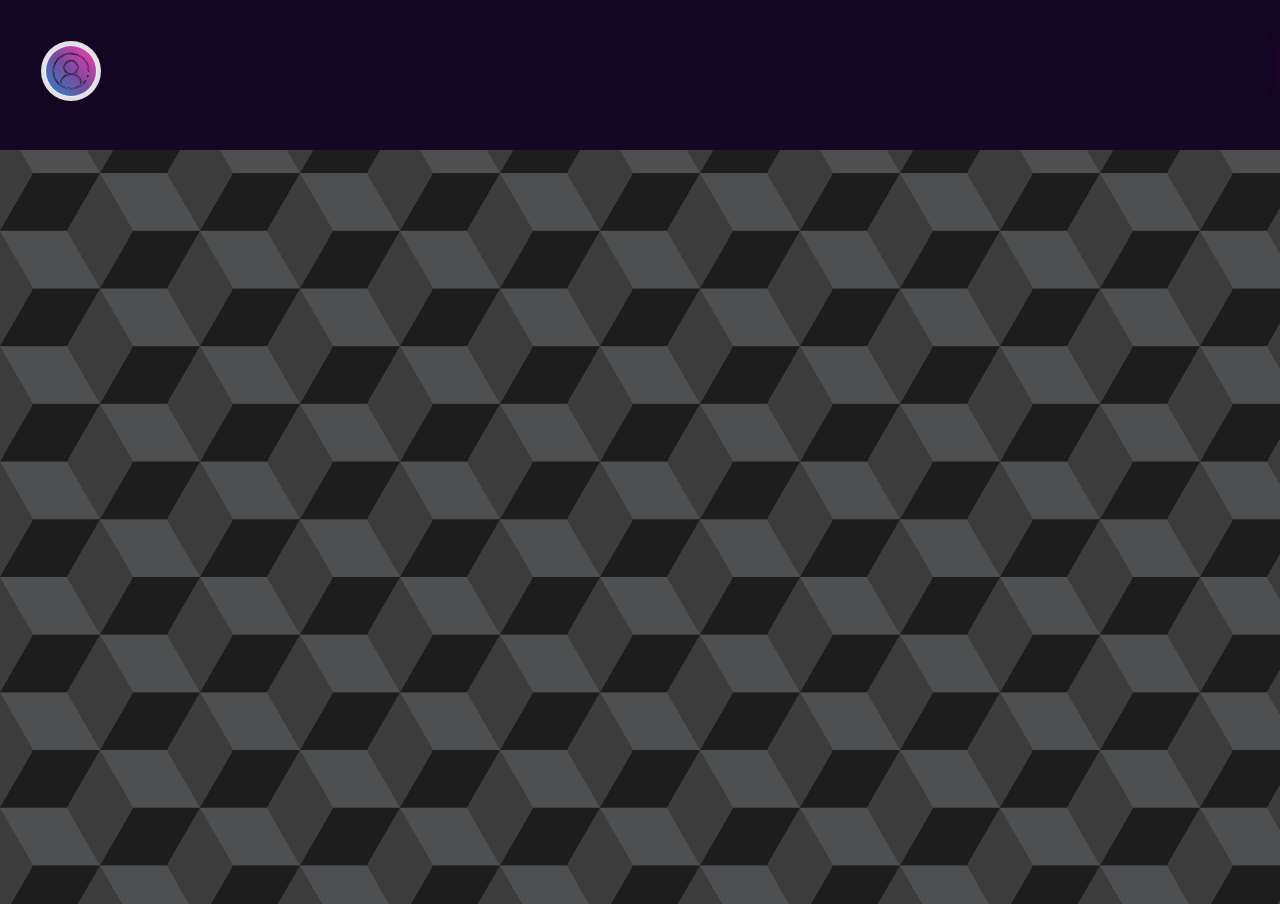
<file: index.html>
<!DOCTYPE html>
<html lang="en">
        
<head>
    <meta charset="UTF-8">
    <meta name="viewport" content="width=device-width, initial-scale=1.0">
    <title>Document</title>
    <link rel="stylesheet" href="Style/style.css">
    <title>MRKalhor web</title>
</head>
<body>
   
<div class="container">

    
    <header>
       
        <row>
          <div class="grid"></div>

          <!-- /* ------------login icon------------------------ */ -->

          <a href="login.html">
          
          <div class="tooltip-container">
            <span class="tooltip">Login</span>
            <span class="text">
              <div class="borde-back">
                <div class="icon">
                  <svg version="1.0"  xmlns="http://www.w3.org/2000/svg"
           width="300.000000pt" height="300.000000pt" viewBox="0 0 300.000000 300.000000"
           preserveAspectRatio="xMidYMid meet">
          <metadata>
          Created by potrace 1.10, written by Peter Selinger 2001-2011
          </metadata>
          <g transform="translate(0.000000,300.000000) scale(0.100000,-0.100000)"
          fill="#000000" stroke="none">
          <path d="M1280 2570 c-41 -9 -93 -22 -115 -30 -22 -8 -42 -15 -45 -15 -3 -1
          -16 -6 -30 -12 -14 -6 -42 -18 -63 -27 -105 -43 -316 -214 -397 -321 -71 -94
          -156 -258 -181 -352 -5 -18 -14 -50 -19 -70 -31 -118 -31 -363 0 -488 6 -22
          13 -49 15 -59 9 -40 28 -92 38 -103 5 -7 7 -13 3 -13 -9 0 72 -150 110 -203
          134 -187 312 -327 513 -403 36 -14 73 -27 81 -29 129 -34 174 -40 310 -40 115
          0 181 6 255 25 22 6 47 12 55 14 32 8 148 55 191 76 148 76 307 216 395 350
          l28 42 -23 19 c-33 27 -42 24 -81 -29 -19 -26 -60 -73 -90 -105 -30 -32 -57
          -63 -59 -69 -6 -17 52 25 84 62 16 19 38 42 48 52 9 10 17 22 17 28 0 13 49
          44 57 36 22 -21 -141 -207 -237 -271 -25 -16 -47 -33 -50 -36 -21 -28 -202
          -112 -275 -130 -28 -6 -60 -15 -72 -20 -73 -27 -316 -35 -428 -14 -209 41
          -404 142 -554 288 -150 147 -246 308 -297 502 -24 92 -25 94 -30 195 -3 52 -7
          103 -9 113 -5 26 22 177 46 262 31 106 110 260 183 356 207 273 562 436 901
          414 143 -9 177 -16 295 -55 187 -63 370 -194 494 -355 26 -33 50 -65 55 -71
          47 -60 136 -269 148 -349 2 -16 8 -46 13 -65 8 -30 13 -121 11 -171 -1 -23
          -31 -19 -36 5 -2 12 -9 66 -15 121 -38 327 -246 636 -525 778 -141 72 -188 88
          -314 112 -146 27 -350 16 -488 -26 -303 -92 -569 -343 -669 -631 -87 -248 -81
          -536 16 -753 45 -103 98 -200 127 -234 74 -87 126 -139 145 -144 16 -5 11 5
          -23 41 -58 60 -107 123 -152 194 -39 62 -87 161 -87 181 0 7 -4 17 -9 22 -7 9
          -23 62 -37 130 -8 37 -20 210 -19 260 2 40 8 88 20 145 12 57 33 126 51 169
          13 29 24 57 24 62 0 5 16 35 36 66 126 202 255 322 447 414 145 69 259 94 432
          94 223 0 373 -45 572 -172 98 -62 233 -204 288 -300 8 -15 27 -48 41 -73 35
          -61 80 -184 89 -245 5 -27 10 -57 12 -65 1 -8 6 -51 9 -95 7 -85 16 -105 45
          -105 32 0 52 43 45 97 -4 27 -8 68 -11 93 -2 25 -8 65 -15 90 -6 25 -13 55
          -16 68 -12 57 -80 209 -122 275 -165 258 -416 432 -712 497 -109 24 -331 24
          -440 0z"/>
          <path d="M1428 2155 c-2 -3 -13 -6 -24 -8 -100 -18 -210 -94 -272 -187 -121
          -181 -99 -411 53 -563 30 -30 64 -57 75 -60 11 -3 20 -4 20 -3 0 2 -28 32 -63
          67 -35 35 -79 93 -98 129 -33 63 -34 68 -34 180 0 103 3 121 26 170 37 79 124
          170 201 208 171 86 361 51 495 -91 60 -63 86 -111 106 -193 33 -138 -13 -295
          -115 -390 -62 -59 -83 -84 -69 -84 18 0 120 99 147 143 111 174 87 398 -59
          551 -44 46 -151 110 -202 121 -37 8 -181 16 -187 10z"/>
          <path d="M1375 2077 c-22 -8 -53 -21 -70 -29 -48 -26 -124 -109 -153 -168 -24
          -49 -27 -66 -27 -165 0 -98 3 -116 26 -165 52 -108 144 -183 260 -209 177 -41
          362 47 438 208 23 50 26 68 26 166 0 106 -1 112 -33 170 -50 92 -96 136 -187
          179 -51 25 -221 32 -280 13z m205 -11 c96 -22 205 -108 245 -193 48 -101 48
          -231 -1 -324 -29 -56 -66 -98 -119 -133 -73 -48 -133 -65 -218 -63 -129 4
          -255 84 -314 201 -45 89 -45 226 0 316 72 147 248 231 407 196z"/>
          <path d="M1238 1309 c-54 -14 -161 -82 -212 -133 -117 -116 -173 -235 -182
          -386 -4 -77 7 -53 26 55 31 171 156 334 323 420 40 21 74 40 76 41 10 9 -6 10
          -31 3z"/>
          <path d="M1720 1312 c0 -5 19 -17 43 -28 120 -53 231 -150 294 -259 48 -83 69
          -146 79 -235 7 -61 8 -63 15 -30 5 19 6 42 4 50 -2 8 -6 26 -9 40 -9 50 -19
          83 -42 131 -13 27 -24 51 -24 55 0 26 -133 166 -203 213 -66 45 -157 81 -157
          63z"/>
          <path d="M1315 1270 c-112 -29 -227 -102 -291 -185 -82 -108 -117 -207 -118
          -339 -1 -88 -1 -88 32 -116 35 -29 46 -35 137 -76 138 -61 362 -103 482 -89
          21 2 62 7 91 10 123 14 380 113 428 166 24 26 25 132 2 223 -51 205 -207 362
          -408 409 -91 21 -267 20 -355 -3z m359 -19 c28 -7 81 -28 120 -49 179 -94 287
          -280 278 -477 l-3 -71 -77 -43 c-79 -44 -217 -94 -307 -113 -66 -13 -266 -17
          -324 -6 -25 5 -55 10 -66 12 -115 21 -336 118 -368 160 -11 15 -1 162 14 211
          7 22 13 42 13 45 5 34 71 134 124 188 116 117 237 161 432 157 63 -2 137 -8
          164 -14z"/>
          <path d="M2492 1243 c-32 -27 -38 -67 -13 -92 28 -28 38 -27 60 9 23 39 22 69
          -5 87 -19 12 -24 11 -42 -4z m38 -47 c0 -9 -9 -14 -20 -13 -11 1 -20 7 -20 14
          0 7 9 13 20 13 11 0 20 -6 20 -14z"/>
          </g>
          </svg>
                </div>
              </div>
            </span>
          </div>
       
        </a>
          <!-- /* ------------search bar------------------------ */ -->

  <div id="poda">
  <div class="glow"></div>
  <div class="darkBorderBg"></div>
  <div class="darkBorderBg"></div>
  <div class="darkBorderBg"></div>

  <div class="white"></div>

  <div class="border"></div>

  <div id="main">
    <input placeholder="Search..." type="text" name="text" class="input" />
    <div id="input-mask"></div>
    <div id="pink-mask"></div>
    <div class="filterBorder"></div>
    <div id="filter-icon">
      <svg
      
        preserveAspectRatio="none"
        height="27"
        width="27"
        viewBox="4.8 4.56 14.832 15.408"
        fill="none"
      >
        <path
          d="M8.16 6.65002H15.83C16.47 6.65002 16.99 7.17002 16.99 7.81002V9.09002C16.99 9.56002 16.7 10.14 16.41 10.43L13.91 12.64C13.56 12.93 13.33 13.51 13.33 13.98V16.48C13.33 16.83 13.1 17.29 12.81 17.47L12 17.98C11.24 18.45 10.2 17.92 10.2 16.99V13.91C10.2 13.5 9.97 12.98 9.73 12.69L7.52 10.36C7.23 10.08 7 9.55002 7 9.20002V7.87002C7 7.17002 7.52 6.65002 8.16 6.65002Z"
          stroke="#d6d6e6"
          stroke-width="1"
          stroke-miterlimit="10"
          stroke-linecap="round"
          stroke-linejoin="round"
        ></path>
      </svg>
    </div>
    <div id="search-icon">
      <svg
        xmlns="http://www.w3.org/2000/svg"
        width="24"
        viewBox="0 0 24 24"
        stroke-width="2"
        stroke-linejoin="round"
        stroke-linecap="round"
        height="24"
        fill="none"
        class="feather feather-search"
      >
        <circle stroke="url(#search)" r="8" cy="11" cx="11"></circle>
        <line
          stroke="url(#searchl)"
          y2="16.65"
          y1="22"
          x2="16.65"
          x1="22"
        ></line>
        <defs>
          <linearGradient gradientTransform="rotate(50)" id="search">
            <stop stop-color="#f8e7f8" offset="0%"></stop>
            <stop stop-color="#b6a9b7" offset="50%"></stop>
          </linearGradient>
          <linearGradient id="searchl">
            <stop stop-color="#b6a9b7" offset="0%"></stop>
            <stop stop-color="#837484" offset="50%"></stop>
          </linearGradient>
        </defs>
      </svg>
    </div>
  </div>
  </div>
        </row>


       
    </header>
    <section class="section"></section>
<!-- 
    <div class="Lefter">
        <table>
            <tr><button type="button" class="td">Main Menu</button></tr>
            <tr><button type="button" class="td">Click Me!</button></tr>
            <tr><button type="button" class="td">Click Me!</button></tr>
            <tr><button type="button" class="td">Click Me!</button></tr>
            <tr><button type="button" class="td">Click Me!</button></tr>
            <tr><button type="button" class="td">About Us</button></tr>
        </table>
    </div> -->
    
    
</div>

</body>
</html>
<style>
  row {
    padding: 10px;
    margin: 35px;
    display: flex;
    flex-direction: row; /* ایجاد چینش افقی */
  }
  </style>
</file>
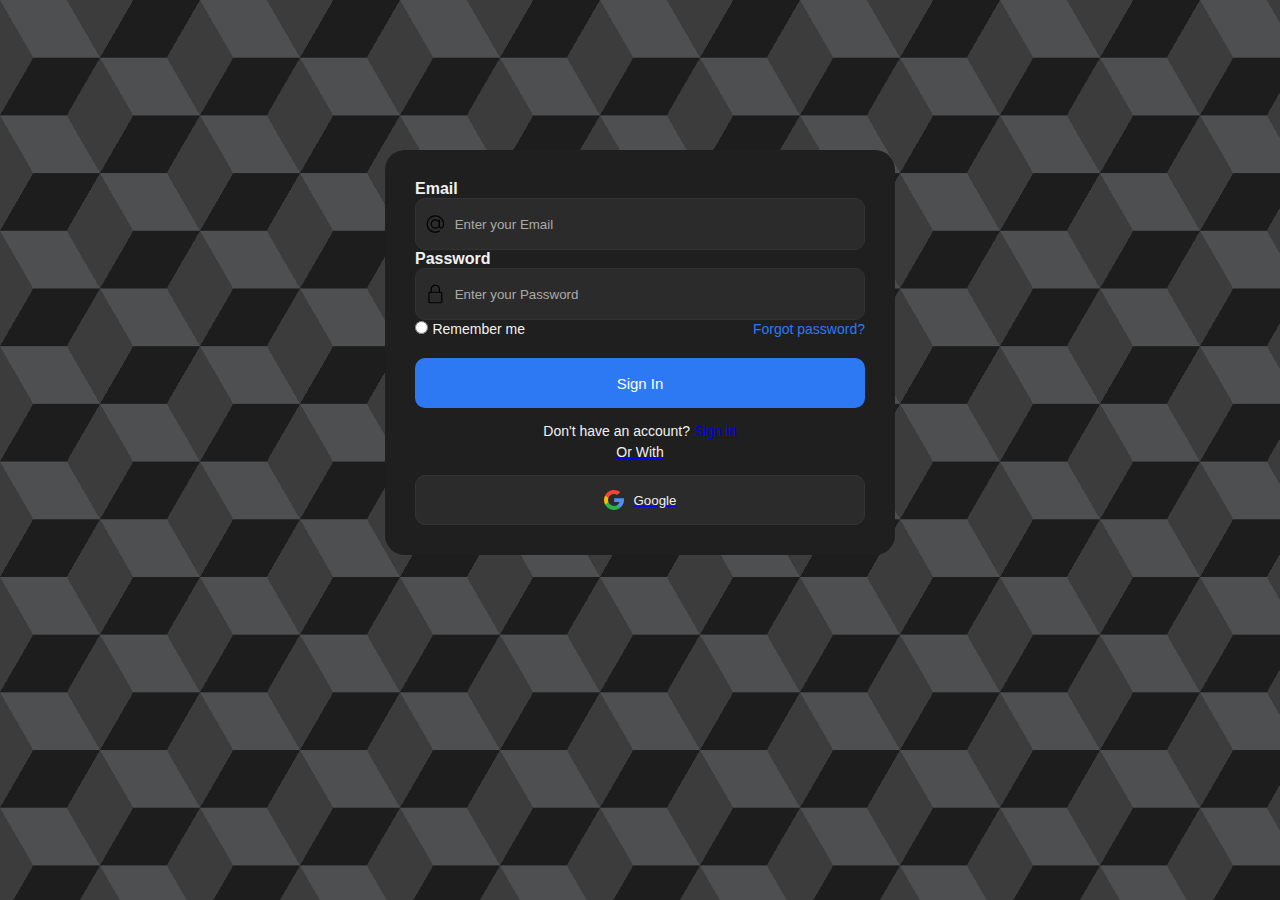
<file: login.html>
<!DOCTYPE html>
<html lang="en">
<head>
    <meta charset="UTF-8">
    <meta name="viewport" content="width=device-width, initial-scale=1.0">
    <title>Document</title>
    <link rel="stylesheet" href="Style\login.css">
</head>
<body>
  <div class="container">



    <form class="form">
      <div class="flex-column">
        <label>Email </label>
      </div>
      <div class="inputForm">
        <svg
          height="20"
          viewBox="0 0 32 32"
          width="20"
          xmlns="http://www.w3.org/2000/svg"
        >
          <g id="Layer_3" data-name="Layer 3">
            <path
              d="m30.853 13.87a15 15 0 0 0 -29.729 4.082 15.1 15.1 0 0 0 12.876 12.918 15.6 15.6 0 0 0 2.016.13 14.85 14.85 0 0 0 7.715-2.145 1 1 0 1 0 -1.031-1.711 13.007 13.007 0 1 1 5.458-6.529 2.149 2.149 0 0 1 -4.158-.759v-10.856a1 1 0 0 0 -2 0v1.726a8 8 0 1 0 .2 10.325 4.135 4.135 0 0 0 7.83.274 15.2 15.2 0 0 0 .823-7.455zm-14.853 8.13a6 6 0 1 1 6-6 6.006 6.006 0 0 1 -6 6z"
            ></path>
          </g>
        </svg>
        <input type="text" class="input" placeholder="Enter your Email" />
      </div>
    
      <div class="flex-column">
        <label>Password </label>
      </div>
      <div class="inputForm">
        <svg
          height="20"
          viewBox="-64 0 512 512"
          width="20"
          xmlns="http://www.w3.org/2000/svg"
        >
          <path
            d="m336 512h-288c-26.453125 0-48-21.523438-48-48v-224c0-26.476562 21.546875-48 48-48h288c26.453125 0 48 21.523438 48 48v224c0 26.476562-21.546875 48-48 48zm-288-288c-8.8125 0-16 7.167969-16 16v224c0 8.832031 7.1875 16 16 16h288c8.8125 0 16-7.167969 16-16v-224c0-8.832031-7.1875-16-16-16zm0 0"
          ></path>
          <path
            d="m304 224c-8.832031 0-16-7.167969-16-16v-80c0-52.929688-43.070312-96-96-96s-96 43.070312-96 96v80c0 8.832031-7.167969 16-16 16s-16-7.167969-16-16v-80c0-70.59375 57.40625-128 128-128s128 57.40625 128 128v80c0 8.832031-7.167969 16-16 16zm0 0"
          ></path>
        </svg>
        <input type="password" class="input" placeholder="Enter your Password" />
      </div>
    
      <div class="flex-row">
        <div>
          <input type="radio" />
          <label>Remember me </label>
        </div>
        <span class="span">Forgot password?</span>
      </div>
      <button class="button-submit">Sign In</button>
      <p class="p">Don't have an account? <a href="register.html">Sign in</p>
      <p class="p line">Or With</p>
    
      <div class="flex-row">
        <button class="btn google">
          <svg
            version="1.1"
            width="20"
            id="Layer_1"
            xmlns="http://www.w3.org/2000/svg"
            xmlns:xlink="http://www.w3.org/1999/xlink"
            x="0px"
            y="0px"
            viewBox="0 0 512 512"
            style="enable-background:new 0 0 512 512;"
            xml:space="preserve"
          >
            <path
              style="fill:#FBBB00;"
              d="M113.47,309.408L95.648,375.94l-65.139,1.378C11.042,341.211,0,299.9,0,256
              c0-42.451,10.324-82.483,28.624-117.732h0.014l57.992,10.632l25.404,57.644c-5.317,15.501-8.215,32.141-8.215,49.456
              C103.821,274.792,107.225,292.797,113.47,309.408z"
            ></path>
            <path
              style="fill:#518EF8;"
              d="M507.527,208.176C510.467,223.662,512,239.655,512,256c0,18.328-1.927,36.206-5.598,53.451
              c-12.462,58.683-45.025,109.925-90.134,146.187l-0.014-0.014l-73.044-3.727l-10.338-64.535
              c29.932-17.554,53.324-45.025,65.646-77.911h-136.89V208.176h138.887L507.527,208.176L507.527,208.176z"
            ></path>
            <path
              style="fill:#28B446;"
              d="M416.253,455.624l0.014,0.014C372.396,490.901,316.666,512,256,512
              c-97.491,0-182.252-54.491-225.491-134.681l82.961-67.91c21.619,57.698,77.278,98.771,142.53,98.771
              c28.047,0,54.323-7.582,76.87-20.818L416.253,455.624z"
            ></path>
            <path
              style="fill:#F14336;"
              d="M419.404,58.936l-82.933,67.896c-23.335-14.586-50.919-23.012-80.471-23.012
              c-66.729,0-123.429,42.957-143.965,102.724l-83.397-68.276h-0.014C71.23,56.123,157.06,0,256,0
              C318.115,0,375.068,22.126,419.404,58.936z"
            ></path>
          </svg>
    
          Google</button
        >
      </div>
    </form>






  </div>
</body>
</html>
</file>
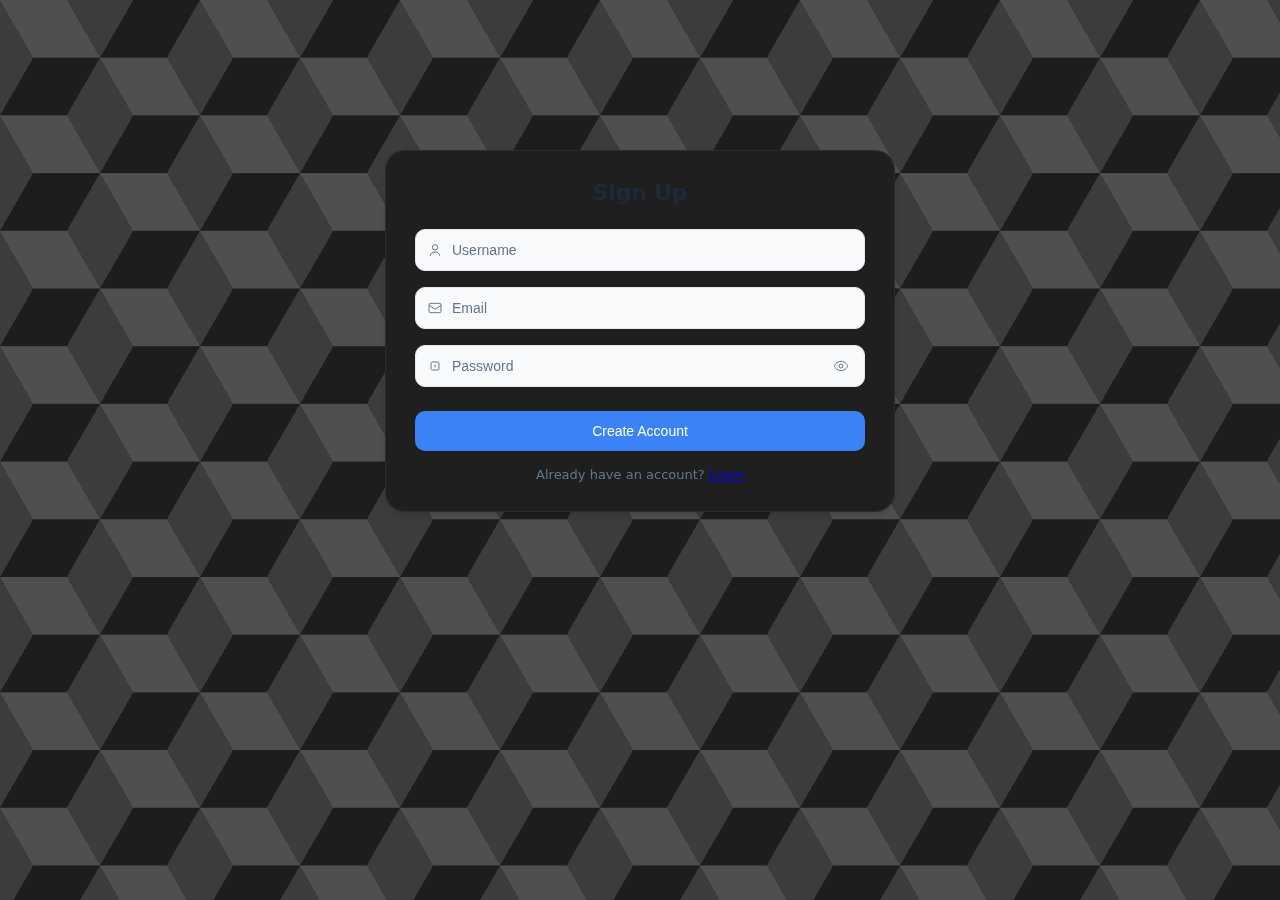
<file: register.html>
<!DOCTYPE html>
<html lang="en">
<head>
    <meta charset="UTF-8">
    <meta name="viewport" content="width=device-width, initial-scale=1.0">
    <title>Document</title>
    <link rel="stylesheet" href="Style/register.css">
</head>
<body>
    

    <div class="container">


<form class="modern-form">
  <div class="form-title">Sign Up</div>

  <div class="form-body">
    <div class="input-group">
      <div class="input-wrapper">
        <svg fill="none" viewBox="0 0 24 24" class="input-icon">
          <circle
            stroke-width="1.5"
            stroke="currentColor"
            r="4"
            cy="8"
            cx="12"
          ></circle>
          <path
            stroke-linecap="round"
            stroke-width="1.5"
            stroke="currentColor"
            d="M5 20C5 17.2386 8.13401 15 12 15C15.866 15 19 17.2386 19 20"
          ></path>
        </svg>
        <input
          required=""
          placeholder="Username"
          class="form-input"
          type="text"
        />
      </div>
    </div>

    <div class="input-group">
      <div class="input-wrapper">
        <svg fill="none" viewBox="0 0 24 24" class="input-icon">
          <path
            stroke-width="1.5"
            stroke="currentColor"
            d="M3 8L10.8906 13.2604C11.5624 13.7083 12.4376 13.7083 13.1094 13.2604L21 8M5 19H19C20.1046 19 21 18.1046 21 17V7C21 5.89543 20.1046 5 19 5H5C3.89543 5 3 5.89543 3 7V17C3 18.1046 3.89543 19 5 19Z"
          ></path>
        </svg>
        <input
          required=""
          placeholder="Email"
          class="form-input"
          type="email"
        />
      </div>
    </div>

    <div class="input-group">
      <div class="input-wrapper">
        <svg fill="none" viewBox="0 0 24 24" class="input-icon">
          <path
            stroke-width="1.5"
            stroke="currentColor"
            d="M12 10V14M8 6H16C17.1046 6 18 6.89543 18 8V16C18 17.1046 17.1046 18 16 18H8C6.89543 18 6 17.1046 6 16V8C6 6.89543 6.89543 6 8 6Z"
          ></path>
        </svg>
        <input
          required=""
          placeholder="Password"
          class="form-input"
          type="password"
        />
        <button class="password-toggle" type="button">
          <svg fill="none" viewBox="0 0 24 24" class="eye-icon">
            <path
              stroke-width="1.5"
              stroke="currentColor"
              d="M2 12C2 12 5 5 12 5C19 5 22 12 22 12C22 12 19 19 12 19C5 19 2 12 2 12Z"
            ></path>
            <circle
              stroke-width="1.5"
              stroke="currentColor"
              r="3"
              cy="12"
              cx="12"
            ></circle>
          </svg>
        </button>
      </div>
    </div>
  </div>

  <button class="submit-button" type="submit">
    <span class="button-text">Create Account</span>
    <div class="button-glow"></div>
  </button>

  <div class="form-footer">
    <a class="login-link" href="#">
      Already have an account? <span><a href="login.html">Login</a></span>
    </a>
  </div>
</form>



    </div>



</body>
</html>
</file>
<file: Style/style.css>
*{
    margin: 0%;
    padding: 0%;

} 
.section{
    /* background: rgb(0,212,255);
    background: linear-gradient(135deg, rgba(0,212,255,1) 6%, rgba(9,9,121,1) 28%, rgba(0,212,255,1) 100%); */

    margin-top: 120px;
    margin-top: 0;
    width: 85%;
    height: 100vh;
    display: inline-block;
}

h1{
    
    text-align: right;
    text-transform:uppercase;
    right: 0;
}

header{
    top: 0;
    margin-bottom: auto;
    width: 100%;
    height: 150px;
    background-color: rgb(19, 7, 36);
    position: fixed;
}
.Lefter{
    width: 15%;
    height: 100%;
    position: fixed;
    background-color: black;
    top: 120px;
    right: 0;
    margin-left: auto;  
}
tr{margin-bottom:20px;}
.td{
    background-color: black;
    width: 260px;
    height: 60px;
    display: block;
    margin: auto;
    border-radius: 15px;
    color: aliceblue;
    margin-bottom:20px;
}
<!-- /* ------------search bar------------------------ */ -->
.container {
  
    width: 100%;
    height: 100%;
    --s: 200px; /* control the size */
    --c1: #1d1d1d;
    --c2: #4e4f51;
    --c3: #3c3c3c;
  
    background: repeating-conic-gradient(
          from 30deg,
          #0000 0 120deg,
          var(--c3) 0 180deg
        )
        calc(0.5 * var(--s)) calc(0.5 * var(--s) * 0.577),
      repeating-conic-gradient(
        from 30deg,
        var(--c1) 0 60deg,
        var(--c2) 0 120deg,
        var(--c3) 0 180deg
      );
    background-size: var(--s) calc(var(--s) * 0.577);
  }
  

   */
   .grid {
    height: 800px;
    width: 800px;
    background-image: linear-gradient(to right, #0f0f10 1px, transparent 1px),
      linear-gradient(to bottom, #0f0f10 1px, transparent 1px);
    background-size: 1rem 1rem;
    background-position: center center;
    position: absolute;
    z-index: -1;
    filter: blur(1px);
  }
  .white,
  .border,
  .darkBorderBg,
  .glow {margin-left: 1200px;
    
    max-height: 70px;
    max-width: 314px;
    height: 100%;
    width: 100%;
    position: absolute;
    overflow: hidden;
    z-index: -1;
    /* Border Radius */
    border-radius: 12px;
    filter: blur(3px);
  }
  .input {
    margin-left: 1200px;
    background-color: #010201;
    border: none;
    /* padding:7px; */
    width: 301px;
    height: 56px;
    border-radius: 10px;
    color: white;
    padding-inline: 59px;
    font-size: 18px;
  }
  #poda {
    
    display: flex;
    align-items: center;
    justify-content: center;
  }
  .input::placeholder {
    color: #c0b9c0;
  }
  
  .input:focus {
    outline: none;
  }
  
  #main:focus-within > #input-mask {
    
    display: none;

  }
  
  #input-mask {
    margin-left: 1200px; 
    pointer-events: none;
    width: 100px;
    height: 20px;
    position: absolute;
    background: linear-gradient(90deg, transparent, black);
    top: 18px;
    left: 70px;
  }
  #pink-mask {
    margin-left: 1200px;
    pointer-events: none;
    width: 30px;
    height: 20px;
    position: absolute;
    background: #cf30aa;
    top: 10px;
    left: 5px;
    filter: blur(20px);
    opacity: 0.8;
animation:leftright 4s ease-in infinite;
    transition: all 2s;
  }
  #main:hover > #pink-mask {
    animation: rotate 4s linear infinite;
    opacity: 0;
  }
  
  .white {
    max-height: 63px;
    max-width: 307px;
    border-radius: 10px;
    filter: blur(2px);
  }
  
  .white::before {
    content: "";
    z-index: -2;
    text-align: center;
    top: 50%;
    left: 50%;
    transform: translate(-50%, -50%) rotate(83deg);
    position: absolute;
    width: 800px;
    height: 600px;
    background-repeat: no-repeat;
    background-position: 0 0;
    filter: brightness(1.4);
    background-image: conic-gradient(
      rgba(0, 0, 0, 0) 0%,
      #a099d8,
      rgba(0, 0, 0, 0) 8%,
      rgba(0, 0, 0, 0) 50%,
      #dfa2da,
      rgba(0, 0, 0, 0) 58%
    );
     animation: rotate 4s linear infinite;
    transition: all 2s;
  }
  .border {
    
    max-height: 59px;
    max-width: 303px;
    border-radius: 11px;
    filter: blur(0.5px);
  }
  .border::before {
    content: "";
    z-index: -2;
    text-align: center;
    top: 50%;
    left: 50%;
    transform: translate(-50%, -50%) rotate(70deg);
    position: absolute;
    width: 600px;
    height: 600px;
    filter: brightness(1.3);
    background-repeat: no-repeat;
    background-position: 0 0;
    background-image: conic-gradient(
      #1c191c,
      #402fb5 5%,
      #1c191c 14%,
      #1c191c 50%,
      #cf30aa 60%,
      #1c191c 64%
    );
    animation: rotate 4s 0.1s linear infinite;
    transition: all 2s;
  }
  .darkBorderBg {
    
    max-height: 65px;
    max-width: 312px;
  }
  .darkBorderBg::before {
    content: "";
    z-index: -2;
    text-align: center;
    top: 50%;
    left: 50%;
    transform: translate(-50%, -50%) rotate(82deg);
    position: absolute;
    width: 600px;
    height: 600px;
    background-repeat: no-repeat;
    background-position: 0 0;
    background-image: conic-gradient(
      rgba(0, 0, 0, 0),
      #18116a,
      rgba(0, 0, 0, 0) 10%,
      rgba(0, 0, 0, 0) 50%,
      #6e1b60,
      rgba(0, 0, 0, 0) 60%
    );
    transition: all 2s;
  }
  #poda:hover > .darkBorderBg::before {
    transform: translate(-50%, -50%) rotate(262deg);
  }
  #poda:hover > .glow::before {
    transform: translate(-50%, -50%) rotate(240deg);
  }
  #poda:hover > .white::before {
    transform: translate(-50%, -50%) rotate(263deg);
  }
  #poda:hover > .border::before {
    transform: translate(-50%, -50%) rotate(250deg);
  }
  
  #poda:hover > .darkBorderBg::before {
    transform: translate(-50%, -50%) rotate(-98deg);
  }
  #poda:hover > .glow::before {
    transform: translate(-50%, -50%) rotate(-120deg);
  }
  #poda:hover > .white::before {
    transform: translate(-50%, -50%) rotate(-97deg);
  }
  #poda:hover > .border::before {
    transform: translate(-50%, -50%) rotate(-110deg);
  }
  
  #poda:focus-within > .darkBorderBg::before {
    transform: translate(-50%, -50%) rotate(442deg);
    transition: all 4s;
  }
  #poda:focus-within > .glow::before {
    transform: translate(-50%, -50%) rotate(420deg);
    transition: all 4s;
  }
  #poda:focus-within > .white::before {
    transform: translate(-50%, -50%) rotate(443deg);
    transition: all 4s;
  }
  #poda:focus-within > .border::before {
    transform: translate(-50%, -50%) rotate(430deg);
    transition: all 4s;
  }
  
  .glow {
    
    overflow: hidden;
    filter: blur(30px);
    opacity: 0.4;
    max-height: 130px;
    max-width: 354px;
  }
  .glow:before {
    content: "";
    z-index: -2;
    text-align: center;
    top: 50%;
    left: 50%;
    transform: translate(-50%, -50%) rotate(60deg);
    position: absolute;
    width: 999px;
    height: 999px;
    background-repeat: no-repeat;
    background-position: 0 0;
    /*border color, change middle color*/
    background-image: conic-gradient(
      #000,
      #402fb5 5%,
      #000 38%,
      #000 50%,
      #cf30aa 60%,
      #000 87%
    );
    /* change speed here */
    animation: rotate 4s 0.3s linear infinite;
    transition: all 2s;
  }
  
  @keyframes rotate {
    100% {
      transform: translate(-50%, -50%) rotate(450deg);
    }
  }
  @keyframes leftright {
    0% {
      transform: translate(0px, 0px);
      opacity: 1;
    }
  
    49% {
      transform: translate(250px, 0px);
      opacity: 0;
    }
    80% {
      transform: translate(-40px, 0px);
      opacity: 0;
    }
  
    100% {
      transform: translate(0px, 0px);
      opacity: 1;
    }
  }
  
  #filter-icon {
    margin-left: 1200px;
    position: absolute;
    top: 8px;
    right: 8px;
    display: flex;
    align-items: center;
    justify-content: center;
    z-index: 2;
    max-height: 40px;
    max-width: 38px;
    height: 100%;
    width: 100%;
  
    isolation: isolate;
    overflow: hidden;
    /* Border Radius */
    border-radius: 10px;
    background: linear-gradient(180deg, #161329, black, #1d1b4b);
    border: 1px solid transparent;
  }
  .filterBorder {
    
    height: 42px;
    width: 40px;
    position: absolute;
    overflow: hidden;
    top: 7px;
    right: 7px;
    border-radius: 10px;
  }
  
  .filterBorder::before {
    
    content: "";
  
    text-align: center;
    top: 50%;
    left: 50%;
    transform: translate(-50%, -50%) rotate(90deg);
    position: absolute;
    width: 600px;
    height: 600px;
    background-repeat: no-repeat;
    background-position: 0 0;
    filter: brightness(1.35);
    background-image: conic-gradient(
      rgba(0, 0, 0, 0),
      #3d3a4f,
      rgba(0, 0, 0, 0) 50%,
      rgba(0, 0, 0, 0) 50%,
      #3d3a4f,
      rgba(0, 0, 0, 0) 100%
    );
    animation: rotate 4s linear infinite;
  }
  #main {
    position: relative;
  }
  #search-icon {
    margin-left: 1200px;
    position: absolute;
    left: 20px;
    top: 15px;
  }
  /* ------------login icon------------------------ */
  



.tooltip-container {
  
  position: relative;
  background-color: #ff3cac;
  background-image: linear-gradient(
    225deg,
    #ff3cac 0%,
    #784ba0 50%,
    #2b86c5 100%
  );
  cursor: pointer;
  transition: all 0.2s;
  font-size: 17px;
  /*padding: 0.7em 1.8em;*/
  width: 50px;
  height: 50px;
  border-radius: 50%;
  display: flex;
  align-items: center;
  justify-content: center;
  fill: #fff;
  box-shadow: 0 0.5rem 1rem rgba(0, 0, 0, 0.1);
  border: 1px solid rgba(255, 255, 255, 0.18);
}

.tooltip-container .borde-back {
  width: 60px;
  height: 60px;
  background-color: rgba(248, 250, 252, 0.9);
  display: flex;
  align-items: center;
  justify-content: center;
  border-radius: 50%;
  box-shadow: none;
}

.tooltip-container .icon {
  width: 50px;
  height: 50px;
  border-radius: 50%;
  display: flex;
  align-items: center;
  justify-content: center;
  z-index: 10;
  background-color: #ff3cac;
  background-image: linear-gradient(
    225deg,
    #ff3cac 0%,
    #784ba0 50%,
    #2b86c5 100%
  );
  cursor: pointer;
  transition: 0.4s ease-in-out;
}

.tooltip {
  position: absolute;
  top: -2;
  z-index: -10;
  transform: scaleX(0);
  transform-origin: left center;
  margin-left: 5px;
  height: 50px;
  white-space: nowrap;
  opacity: 0;
  pointer-events: none;
  transition: all 0.6s;
  border-radius: 0 50px 50px 0;
  background-color: #ff3cac;
  background-image: linear-gradient(
    225deg,
    #ff3cac 0%,
    #784ba0 50%,
    #2b86c5 100%
  );
  display: flex;
  align-items: center;
  justify-content: right;
  padding-right: 16px;
  color: #fff;
  font-size: 18px;
  font-family: sans-serif;
  font-weight: 800px;
  padding-left: 40px;
  margin-left: -25px;
  left: 100%;
}

.tooltip-container:hover .tooltip {
  transform: unset;
  /* Altere para a posição desejada (a direita) */
  opacity: 1;
  visibility: visible;
  pointer-events: auto;
  z-index: -10;
}

.tooltip-container:hover {
  transform: translateX(-0px);
  transition: 0.5s linear;
}

.tooltip-container:hover .icon {
  transform: rotate(360deg);
  transition: 0.5s linear;
}

  /* ------------login icon------------------------ */
</file>
<file: Style/register.css>
*{
    margin: 0;
    padding: 0;
}


/* From Uiverse.io by kyle1dev */ 
.modern-form {
    --primary: #3b82f6;
    --primary-dark: #2563eb;
    --primary-light: rgba(59, 130, 246, 0.1);
    --success: #10b981;
    --text-main: #1e293b;
    --text-secondary: #64748b;
    --bg-input: #f8fafc;
  
    flex-direction: column;
    gap: 10px;
    background-color: #1f1f1f;
    padding: 30px;
    width: 450px;
    border-radius: 20px;
    box-shadow:
      0 4px 6px -1px rgba(0, 0, 0, 0.1),
      0 2px 4px -2px rgba(0, 0, 0, 0.05),
      inset 0 0 0 1px rgba(148, 163, 184, 0.1);
    font-family:
      system-ui,
      -apple-system,
      sans-serif;
      margin:150px auto auto auto; 
  }
  
  .form-title {
    font-size: 22px;
    font-weight: 600;
    color: var(--text-main);
    margin: 0 0 24px;
    text-align: center;
    letter-spacing: -0.01em;
  }
  
  .input-group {
    margin-bottom: 16px;
  }
  
  .input-wrapper {
    position: relative;
    display: flex;
    align-items: center;
  }
  
  .form-input {
    width: 100%;
    height: 40px;
    padding: 0 36px;
    font-size: 14px;
    border: 1px solid #e2e8f0;
    border-radius: 10px;
    background: var(--bg-input);
    color: var(--text-main);
    transition: all 0.2s ease;
  }
  
  .form-input::placeholder {
    color: var(--text-secondary);
  }
  
  .input-icon {
    position: absolute;
    left: 12px;
    width: 16px;
    height: 16px;
    color: var(--text-secondary);
    pointer-events: none;
  }
  
  .password-toggle {
    position: absolute;
    right: 12px;
    display: flex;
    align-items: center;
    padding: 4px;
    background: none;
    border: none;
    color: var(--text-secondary);
    cursor: pointer;
    transition: all 0.2s ease;
  }
  
  .eye-icon {
    width: 16px;
    height: 16px;
  }
  
  .submit-button {
    position: relative;
    width: 100%;
    height: 40px;
    margin-top: 8px;
    background: var(--primary);
    color: white;
    border: none;
    border-radius: 10px;
    font-size: 14px;
    font-weight: 500;
    cursor: pointer;
    overflow: hidden;
    transition: all 0.2s ease;
  }
  
  .button-glow {
    position: absolute;
    inset: 0;
    background: linear-gradient(
      90deg,
      transparent,
      rgba(255, 255, 255, 0.2),
      transparent
    );
    transform: translateX(-100%);
    transition: transform 0.5s ease;
  }
  
  .form-footer {
    margin-top: 16px;
    text-align: center;
    font-size: 13px;
  }
  
  .login-link {
    color: var(--text-secondary);
    text-decoration: none;
    transition: all 0.2s ease;
  }
  
  .login-link span {
    color: var(--primary);
    font-weight: 500;
  }
  
  /* Hover & Focus States */
  .form-input:hover {
    border-color: #cbd5e1;
  }
  
  .form-input:focus {
    outline: none;
    border-color: var(--primary);
    background: white;
    box-shadow: 0 0 0 4px var(--primary-light);
  }
  
  .password-toggle:hover {
    color: var(--primary);
    transform: scale(1.1);
  }
  
  .submit-button:hover {
    background: var(--primary-dark);
    transform: translateY(-1px);
    box-shadow:
      0 4px 12px rgba(59, 130, 246, 0.25),
      0 2px 4px rgba(59, 130, 246, 0.15);
  }
  
  .submit-button:hover .button-glow {
    transform: translateX(100%);
  }
  
  .login-link:hover {
    color: var(--text-main);
  }
  
  .login-link:hover span {
    color: var(--primary-dark);
  }
  
  /* Active States */
  .submit-button:active {
    transform: translateY(0);
    box-shadow: none;
  }
  
  .password-toggle:active {
    transform: scale(0.9);
  }
  
  /* Validation States */
  .form-input:not(:placeholder-shown):valid {
    border-color: var(--success);
  }
  
  .form-input:not(:placeholder-shown):valid ~ .input-icon {
    color: var(--success);
  }
  
  /* Animation */
  @keyframes shake {
    0%,
    100% {
      transform: translateX(0);
    }
    25% {
      transform: translateX(-4px);
    }
    75% {
      transform: translateX(4px);
    }
  }
  
  .form-input:not(:placeholder-shown):invalid {
    border-color: #ef4444;
    animation: shake 0.2s ease-in-out;
  }
  
  .form-input:not(:placeholder-shown):invalid ~ .input-icon {
    color: #ef4444;
  }
  /*---------------background-container--------------------  */
  .container {
    
    --s: 200px; /* control the size */
    --c1: #1d1d1d;
    --c2: #4e4f51;
    --c3: #3c3c3c;
    width: 100%;
    height: 100%;
    position:fixed;
    background: repeating-conic-gradient(
      
          from 30deg,
          #0000 0 120deg,
          var(--c3) 0 180deg
        )
        calc(0.5 * var(--s)) calc(0.5 * var(--s) * 0.577),
      repeating-conic-gradient(
        from 30deg,
        var(--c1) 0 60deg,
        var(--c2) 0 120deg,
        var(--c3) 0 180deg
      );
    background-size: var(--s) calc(var(--s) * 0.577);
  }
</file>
